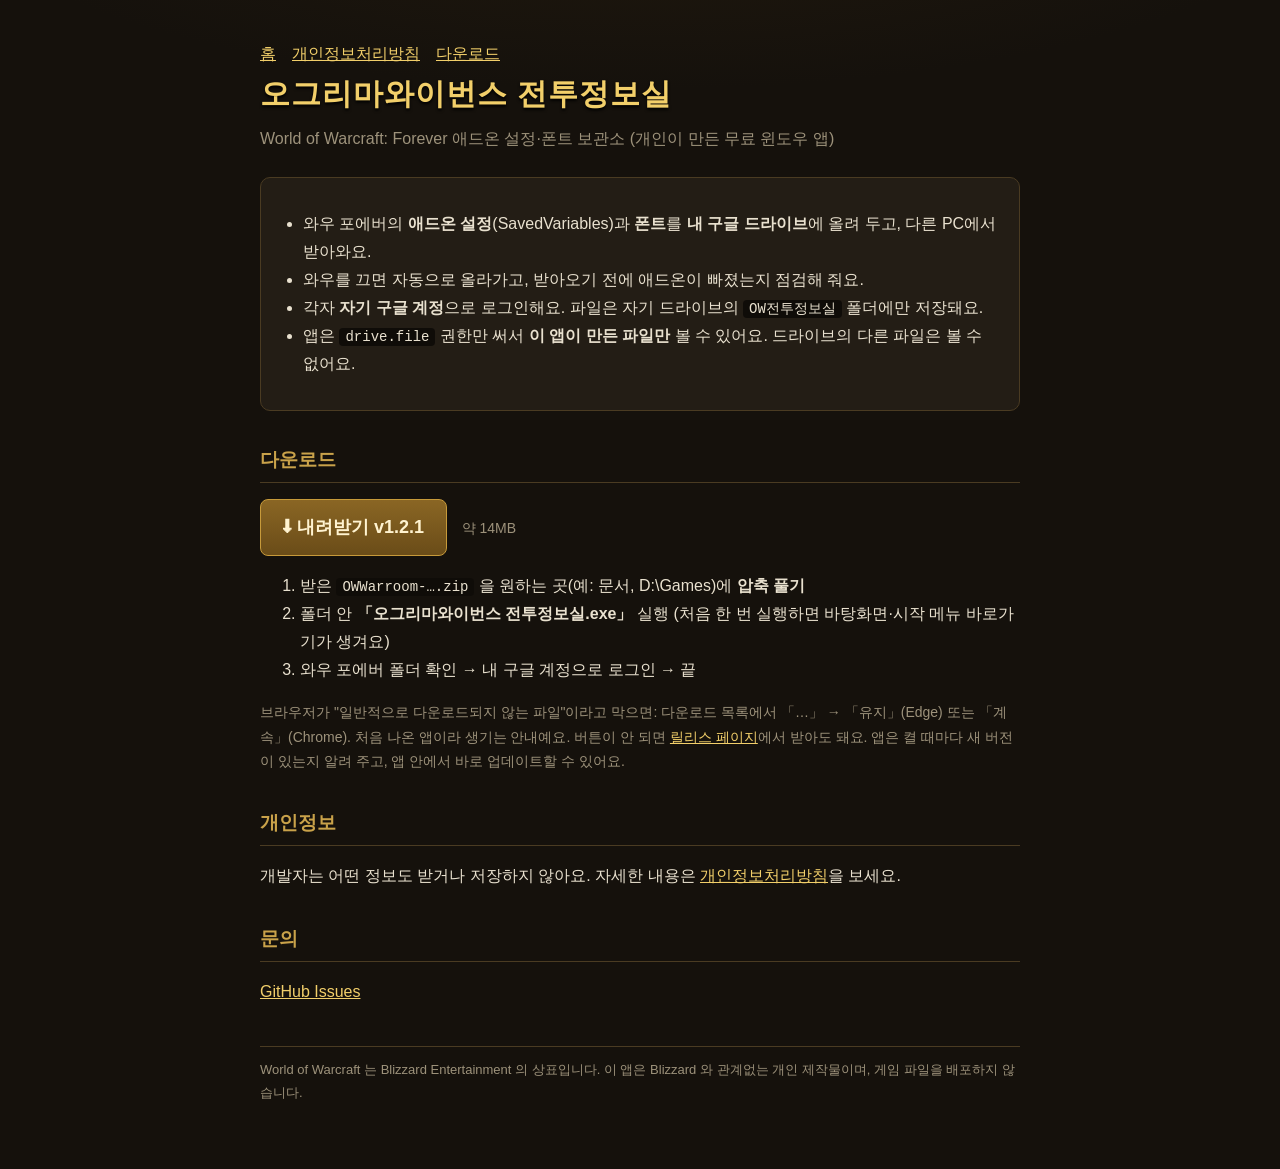
<file: index.html>
<!doctype html>
<html lang="ko">
<head>
<meta charset="utf-8">
<meta name="viewport" content="width=device-width,initial-scale=1">
<title>오그리마와이번스 전투정보실</title>
<meta name="description" content="와우 포에버 애드온 설정·폰트를 내 구글 드라이브에 보관하고 다른 PC에서 받아오는 윈도우 앱">
<link rel="stylesheet" href="assets/site.css">
</head>
<body><main>
<nav><a href="./">홈</a><a href="privacy.html">개인정보처리방침</a><a href="https://github.com/ziarc147/ow-warroom-releases/releases">다운로드</a></nav>
<h1>오그리마와이번스 전투정보실</h1>
<p class="sub">World of Warcraft: Forever 애드온 설정·폰트 보관소 (개인이 만든 무료 윈도우 앱)</p>

<div class="card">
  <ul>
    <li>와우 포에버의 <b>애드온 설정</b>(SavedVariables)과 <b>폰트</b>를 <b>내 구글 드라이브</b>에 올려 두고, 다른 PC에서 받아와요.</li>
    <li>와우를 끄면 자동으로 올라가고, 받아오기 전에 애드온이 빠졌는지 점검해 줘요.</li>
    <li>각자 <b>자기 구글 계정</b>으로 로그인해요. 파일은 자기 드라이브의 <code>OW전투정보실</code> 폴더에만 저장돼요.</li>
    <li>앱은 <code>drive.file</code> 권한만 써서 <b>이 앱이 만든 파일만</b> 볼 수 있어요. 드라이브의 다른 파일은 볼 수 없어요.</li>
  </ul>
</div>

<h2>다운로드</h2>
<p><a id="dl" class="dl" href="https://github.com/ziarc147/ow-warroom-releases/releases/download/v1.2.1/OWWarroom-1.2.1.zip">⬇ 내려받기 <span id="dlver">v1.2.1</span></a>
<span id="dlsize" class="dim">약 14MB</span></p>
<ol>
  <li>받은 <code>OWWarroom-….zip</code> 을 원하는 곳(예: 문서, D:\Games)에 <b>압축 풀기</b></li>
  <li>폴더 안 <b>「오그리마와이번스 전투정보실.exe」</b> 실행 (처음 한 번 실행하면 바탕화면·시작 메뉴 바로가기가 생겨요)</li>
  <li>와우 포에버 폴더 확인 → 내 구글 계정으로 로그인 → 끝</li>
</ol>
<p class="dim">브라우저가 "일반적으로 다운로드되지 않는 파일"이라고 막으면: 다운로드 목록에서 「…」 → 「유지」(Edge) 또는 「계속」(Chrome).
처음 나온 앱이라 생기는 안내예요. 버튼이 안 되면 <a href="https://github.com/ziarc147/ow-warroom-releases/releases">릴리스 페이지</a>에서 받아도 돼요.
앱은 켤 때마다 새 버전이 있는지 알려 주고, 앱 안에서 바로 업데이트할 수 있어요.</p>
<script>
// 가장 새 릴리스의 설치 파일로 버튼을 맞춤 (실패하면 위의 고정 링크 그대로)
fetch('https://api.github.com/repos/ziarc147/ow-warroom-releases/releases?per_page=10')
  .then(r => r.ok ? r.json() : [])
  .then(rs => {
    for (const r of rs) {
      if (r.draft) continue;
      const a = (r.assets || []).find(x => /^OWWarroom-.*\.zip$/.test(x.name));
      if (!a) continue;
      document.getElementById('dl').href = a.browser_download_url;
      document.getElementById('dlver').textContent = r.tag_name + (r.prerelease ? ' (베타)' : '');
      document.getElementById('dlsize').textContent = '약 ' + Math.round(a.size / 1048576) + 'MB';
      break;
    }
  }).catch(() => {});
</script>

<h2>개인정보</h2>
<p>개발자는 어떤 정보도 받거나 저장하지 않아요. 자세한 내용은 <a href="privacy.html">개인정보처리방침</a>을 보세요.</p>

<h2>문의</h2>
<p><a href="https://github.com/ziarc147/ow-warroom-releases/issues">GitHub Issues</a></p>

<footer>World of Warcraft 는 Blizzard Entertainment 의 상표입니다. 이 앱은 Blizzard 와 관계없는 개인 제작물이며, 게임 파일을 배포하지 않습니다.</footer>
</main></body>
</html>
</file>
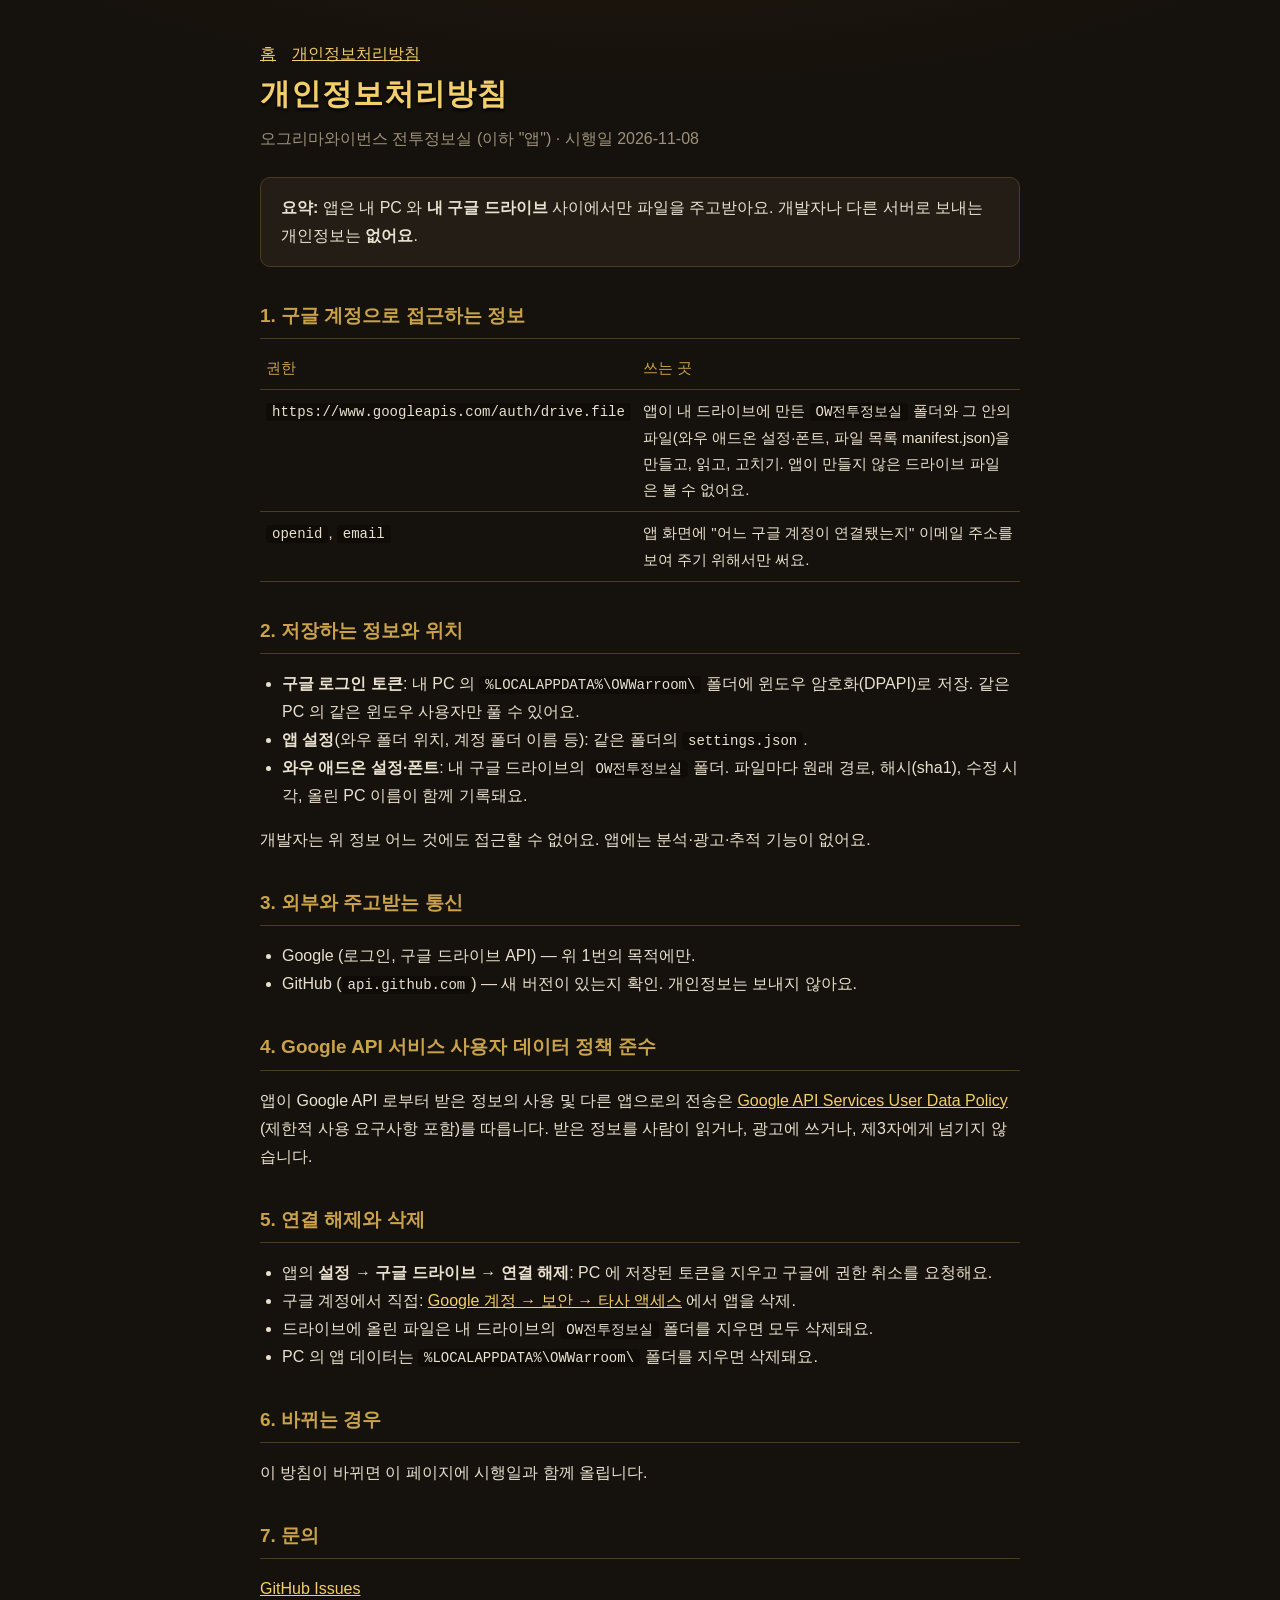
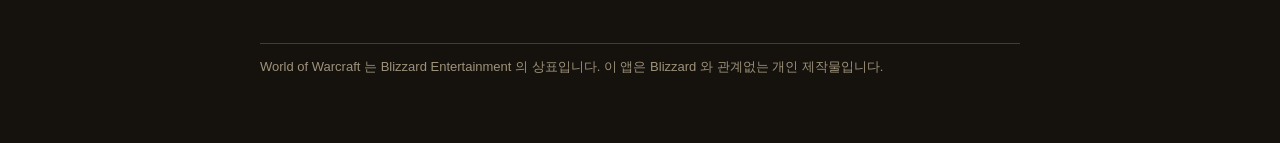
<file: privacy.html>
<!doctype html>
<html lang="ko">
<head>
<meta charset="utf-8">
<meta name="viewport" content="width=device-width,initial-scale=1">
<title>개인정보처리방침 · 오그리마와이번스 전투정보실</title>
<link rel="stylesheet" href="assets/site.css">
</head>
<body><main>
<nav><a href="./">홈</a><a href="privacy.html">개인정보처리방침</a></nav>
<h1>개인정보처리방침</h1>
<p class="sub">오그리마와이번스 전투정보실 (이하 "앱") · 시행일 2026-11-08</p>

<div class="card">
  <b>요약:</b> 앱은 내 PC 와 <b>내 구글 드라이브</b> 사이에서만 파일을 주고받아요.
  개발자나 다른 서버로 보내는 개인정보는 <b>없어요</b>.
</div>

<h2>1. 구글 계정으로 접근하는 정보</h2>
<table>
  <tr><th>권한</th><th>쓰는 곳</th></tr>
  <tr><td><code>https://www.googleapis.com/auth/drive.file</code></td>
      <td>앱이 내 드라이브에 만든 <code>OW전투정보실</code> 폴더와 그 안의 파일(와우 애드온 설정·폰트, 파일 목록 manifest.json)을 만들고, 읽고, 고치기.
          앱이 만들지 않은 드라이브 파일은 볼 수 없어요.</td></tr>
  <tr><td><code>openid</code>, <code>email</code></td>
      <td>앱 화면에 "어느 구글 계정이 연결됐는지" 이메일 주소를 보여 주기 위해서만 써요.</td></tr>
</table>

<h2>2. 저장하는 정보와 위치</h2>
<ul>
  <li><b>구글 로그인 토큰</b>: 내 PC 의 <code>%LOCALAPPDATA%\OWWarroom\</code> 폴더에 윈도우 암호화(DPAPI)로 저장. 같은 PC 의 같은 윈도우 사용자만 풀 수 있어요.</li>
  <li><b>앱 설정</b>(와우 폴더 위치, 계정 폴더 이름 등): 같은 폴더의 <code>settings.json</code>.</li>
  <li><b>와우 애드온 설정·폰트</b>: 내 구글 드라이브의 <code>OW전투정보실</code> 폴더. 파일마다 원래 경로, 해시(sha1), 수정 시각, 올린 PC 이름이 함께 기록돼요.</li>
</ul>
<p>개발자는 위 정보 어느 것에도 접근할 수 없어요. 앱에는 분석·광고·추적 기능이 없어요.</p>

<h2>3. 외부와 주고받는 통신</h2>
<ul>
  <li>Google (로그인, 구글 드라이브 API) — 위 1번의 목적에만.</li>
  <li>GitHub (<code>api.github.com</code>) — 새 버전이 있는지 확인. 개인정보는 보내지 않아요.</li>
</ul>

<h2>4. Google API 서비스 사용자 데이터 정책 준수</h2>
<p>앱이 Google API 로부터 받은 정보의 사용 및 다른 앱으로의 전송은
<a href="https://developers.google.com/terms/api-services-user-data-policy">Google API Services User Data Policy</a>
(제한적 사용 요구사항 포함)를 따릅니다. 받은 정보를 사람이 읽거나, 광고에 쓰거나, 제3자에게 넘기지 않습니다.</p>

<h2>5. 연결 해제와 삭제</h2>
<ul>
  <li>앱의 <b>설정 → 구글 드라이브 → 연결 해제</b>: PC 에 저장된 토큰을 지우고 구글에 권한 취소를 요청해요.</li>
  <li>구글 계정에서 직접: <a href="https://myaccount.google.com/permissions">Google 계정 → 보안 → 타사 액세스</a> 에서 앱을 삭제.</li>
  <li>드라이브에 올린 파일은 내 드라이브의 <code>OW전투정보실</code> 폴더를 지우면 모두 삭제돼요.</li>
  <li>PC 의 앱 데이터는 <code>%LOCALAPPDATA%\OWWarroom\</code> 폴더를 지우면 삭제돼요.</li>
</ul>

<h2>6. 바뀌는 경우</h2>
<p>이 방침이 바뀌면 이 페이지에 시행일과 함께 올립니다.</p>

<h2>7. 문의</h2>
<p><a href="https://github.com/ziarc147/ow-warroom-releases/issues">GitHub Issues</a></p>

<footer>World of Warcraft 는 Blizzard Entertainment 의 상표입니다. 이 앱은 Blizzard 와 관계없는 개인 제작물입니다.</footer>
</main></body>
</html>
</file>
<file: assets/site.css>
:root{--bg:#15110c;--card:#231d15;--line:#4a3b22;--gold:#f2cf6a;--gold2:#c9a24a;--text:#e9e1cf;--dim:#9d927b}
*{box-sizing:border-box}
body{margin:0;background:radial-gradient(1000px 300px at 50% -120px,#3a2a1255,transparent 70%),var(--bg);color:var(--text);
  font:16px/1.75 "Malgun Gothic","Apple SD Gothic Neo",sans-serif;padding:0 16px}
main{max-width:760px;margin:0 auto;padding:40px 0 64px}
h1{font-size:30px;color:var(--gold);margin:0 0 4px;letter-spacing:1px;text-shadow:0 2px 3px #000}
h2{font-size:19px;color:var(--gold2);margin:32px 0 8px;border-bottom:1px solid var(--line);padding-bottom:6px}
.sub{color:var(--dim);margin:0 0 24px}
.card{background:var(--card);border:1px solid var(--line);border-radius:10px;padding:16px 20px;margin:16px 0}
a{color:var(--gold)}
code{background:#0f0c08;padding:1px 6px;border-radius:4px;font-size:14px}
ul{padding-left:22px}
table{border-collapse:collapse;width:100%;font-size:15px}
td,th{border-bottom:1px solid var(--line);padding:8px 6px;text-align:left;vertical-align:top}
th{color:var(--gold2);font-weight:normal}
footer{color:var(--dim);font-size:13px;margin-top:40px;border-top:1px solid var(--line);padding-top:12px}
nav a{margin-right:16px}
.dl{display:inline-block;background:linear-gradient(#8a6624,#6a4c18);border:1px solid #c79a3a;color:#fff3d0;text-decoration:none;
  padding:12px 22px;border-radius:8px;font-size:18px;font-weight:bold;margin-right:10px}
.dl:hover{filter:brightness(1.15)}
.dim{color:var(--dim);font-size:14px}
</file>
